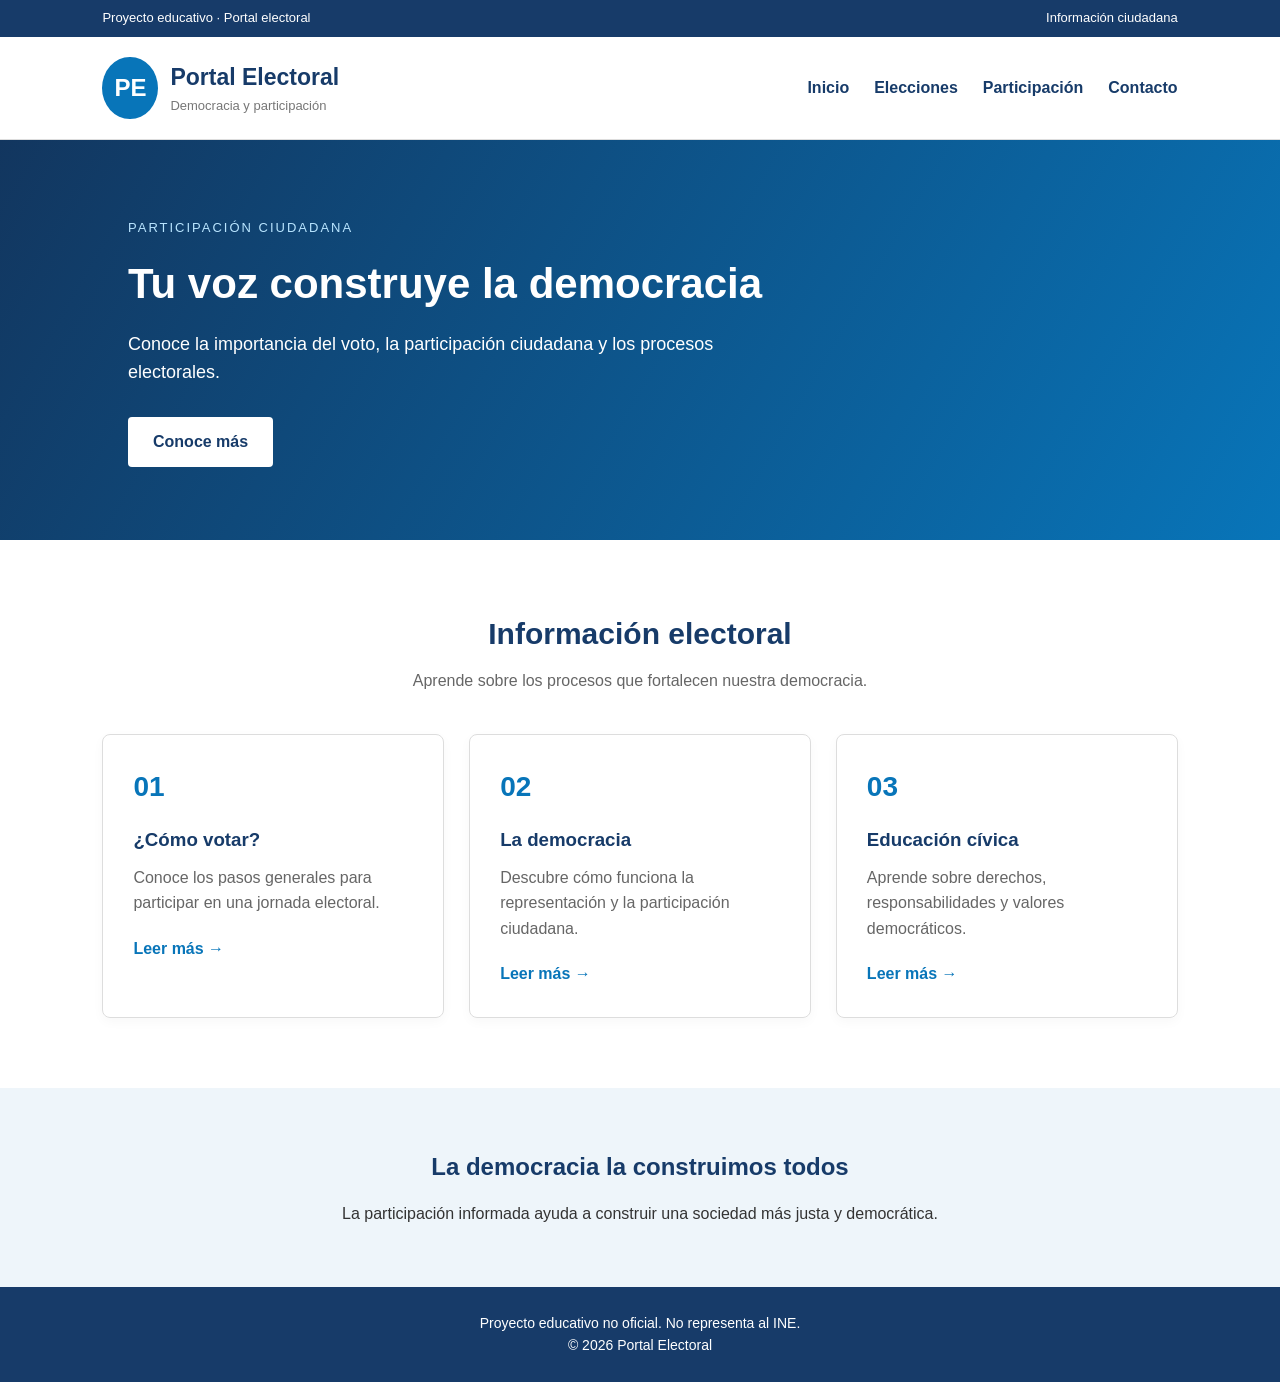
<file: proyectopagina/index.html>
<!DOCTYPE html>
<html lang="es">
<head>
    <meta charset="UTF-8">
    <meta name="viewport" content="width=device-width, initial-scale=1.0">
    <title>Portal Electoral - Proyecto educativo</title>
    <link rel="stylesheet" href="style.css">
</head>
<body>

    <header>
        <div class="top-bar">
            <span>Proyecto educativo · Portal electoral</span>
            <span>Información ciudadana</span>
        </div>

        <div class="header-main">
            <div class="logo">
                <div class="logo-symbol">PE</div>
                <div>
                    <h1>Portal Electoral</h1>
                    <p>Democracia y participación</p>
                </div>
            </div>

            <nav>
                <a href="#inicio">Inicio</a>
                <a href="#elecciones">Elecciones</a>
                <a href="#participacion">Participación</a>
                <a href="#contacto">Contacto</a>
            </nav>
        </div>
    </header>

    <main>
        <section class="hero" id="inicio">
            <div class="hero-content">
                <span class="tag">PARTICIPACIÓN CIUDADANA</span>
                <h2>Tu voz construye la democracia</h2>
                <p>
                    Conoce la importancia del voto, la participación
                    ciudadana y los procesos electorales.
                </p>
                <a class="button" href="#participacion">
                    Conoce más
                </a>
            </div>
        </section>

        <section class="section" id="elecciones">
            <h2>Información electoral</h2>
            <p class="section-description">
                Aprende sobre los procesos que fortalecen nuestra democracia.
            </p>

            <div class="cards">
                <article class="card">
                    <div class="card-icon">01</div>
                    <h3>¿Cómo votar?</h3>
                    <p>
                        Conoce los pasos generales para participar
                        en una jornada electoral.
                    </p>
                    <a href="#participacion">Leer más →</a>
                </article>

                <article class="card">
                    <div class="card-icon">02</div>
                    <h3>La democracia</h3>
                    <p>
                        Descubre cómo funciona la representación
                        y la participación ciudadana.
                    </p>
                    <a href="#participacion">Leer más →</a>
                </article>

                <article class="card">
                    <div class="card-icon">03</div>
                    <h3>Educación cívica</h3>
                    <p>
                        Aprende sobre derechos, responsabilidades
                        y valores democráticos.
                    </p>
                    <a href="#participacion">Leer más →</a>
                </article>
            </div>
        </section>

        <section class="participation" id="participacion">
            <h2>La democracia la construimos todos</h2>
            <p>
                La participación informada ayuda a construir
                una sociedad más justa y democrática.
            </p>
        </section>
    </main>

    <footer id="contacto">
        <p>Proyecto educativo no oficial. No representa al INE.</p>
        <p>© 2026 Portal Electoral</p>
    </footer>

</body>
</html>
</file>
<file: proyectopagina/style.css>
* {
    margin: 0;
    padding: 0;
    box-sizing: border-box;
}

body {
    font-family: Arial, Helvetica, sans-serif;
    color: #333;
    line-height: 1.6;
}

.top-bar {
    background: #173b69;
    color: white;
    padding: 8px 8%;
    display: flex;
    justify-content: space-between;
    font-size: 13px;
}

.header-main {
    padding: 20px 8%;
    display: flex;
    justify-content: space-between;
    align-items: center;
    flex-wrap: wrap;
    gap: 20px;
    border-bottom: 1px solid #ddd;
}

.logo {
    display: flex;
    align-items: center;
    gap: 12px;
}

.logo-symbol {
    background: #0875b9;
    color: white;
    font-size: 24px;
    font-weight: bold;
    padding: 12px;
    border-radius: 50%;
}

.logo h1 {
    color: #173b69;
    font-size: 23px;
}

.logo p {
    color: #777;
    font-size: 13px;
}

nav {
    display: flex;
    gap: 25px;
    flex-wrap: wrap;
}

nav a {
    color: #173b69;
    text-decoration: none;
    font-weight: bold;
}

nav a:hover {
    color: #0875b9;
}

.hero {
    min-height: 400px;
    background: linear-gradient(120deg, #12365f, #0875b9);
    color: white;
    display: flex;
    align-items: center;
    padding: 60px 10%;
}

.hero-content {
    max-width: 650px;
}

.tag {
    font-size: 13px;
    letter-spacing: 2px;
    color: #b9e5ff;
}

.hero h2 {
    font-size: 42px;
    line-height: 1.2;
    margin: 20px 0;
}

.hero p {
    font-size: 18px;
    margin-bottom: 30px;
}

.button {
    display: inline-block;
    background: white;
    color: #173b69;
    text-decoration: none;
    padding: 12px 25px;
    border-radius: 4px;
    font-weight: bold;
}

.section {
    padding: 70px 8%;
    text-align: center;
}

.section h2 {
    color: #173b69;
    font-size: 30px;
}

.section-description {
    margin: 10px 0 40px;
    color: #666;
}

.cards {
    display: grid;
    grid-template-columns: repeat(3, 1fr);
    gap: 25px;
    text-align: left;
}

.card {
    padding: 30px;
    border: 1px solid #ddd;
    border-radius: 8px;
    box-shadow: 0 4px 12px #00000008;
}

.card-icon {
    color: #0875b9;
    font-size: 28px;
    font-weight: bold;
    margin-bottom: 15px;
}

.card h3 {
    color: #173b69;
    margin-bottom: 10px;
}

.card p {
    color: #666;
    margin-bottom: 20px;
}

.card a {
    color: #0875b9;
    text-decoration: none;
    font-weight: bold;
}

.participation {
    background: #eef5fa;
    text-align: center;
    padding: 60px 10%;
}

.participation h2 {
    color: #173b69;
    margin-bottom: 15px;
}

footer {
    background: #173b69;
    color: white;
    text-align: center;
    padding: 25px;
    font-size: 14px;
}

@media (max-width: 768px) {
    .header-main {
        flex-direction: column;
        align-items: flex-start;
    }

    nav {
        gap: 15px;
    }

    .hero h2 {
        font-size: 32px;
    }

    .cards {
        grid-template-columns: 1fr;
    }

    .top-bar {
        flex-direction: column;
        gap: 5px;
    }
}
</file>
